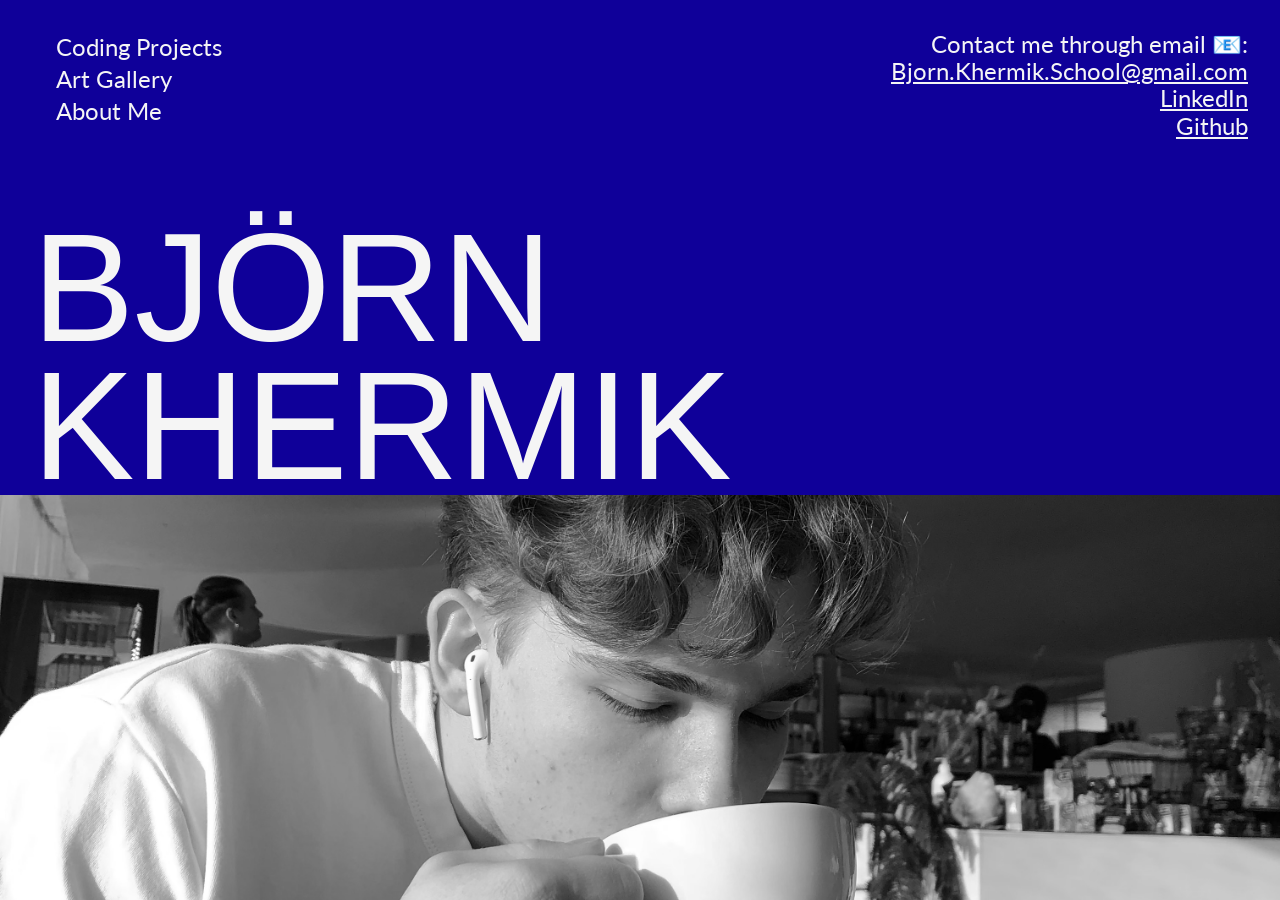
<file: index.html>
<!DOCTYPE html>
<html lang="en">
<head>
    <meta charset="UTF-8">
    <link rel="stylesheet" href="index.css">
    <meta name="viewport" content="width=device-width, initial-scale=1.0">
    <title>Portfolio-website-vol1</title>
</head>
<body>
    <main>
        <section class="landing-page">
            <section class="top-section">
                <nav>
                    <div class="nav-left">
                        <a href="projects.html" class="nav-links">
                            <h3>Coding Projects</h3>
                        </a>
                        <a href="gallery.html" class="nav-links">
                            <h3>Art Gallery</h3>
                        </a>
                        <a href="about.html" class="nav-links">
                            <h3>About Me</h3>
                        </a>
                    </div>
                    <div class="nav-right">
                        <p>Contact me through email 📧:</p>
                        <p><a href="mailto:Bjorn.Khermik.school@gmail.com">Bjorn.Khermik.School@gmail.com</a></p>
                        <p><a href="https://www.linkedin.com/in/bj%C3%B6rn-k-325419140/" target="_blank">LinkedIn</a></p>
                        <p><a href="https://github.com/bjornkhermik10" target="_blank">Github</a></p>
                    </div>
                </nav>
                <section class="heading">
                    <h1>
                        BJÖRN KHERMIK
                    </h1>
                </section>
            </section>

            <section class="bottom-section">
                <img src="images/photo-portfolio-header.jpeg" alt="photo of me drinking coffee from a white cup">    
            </section>
        </section>
    </main>
</body>
</html>
</file>
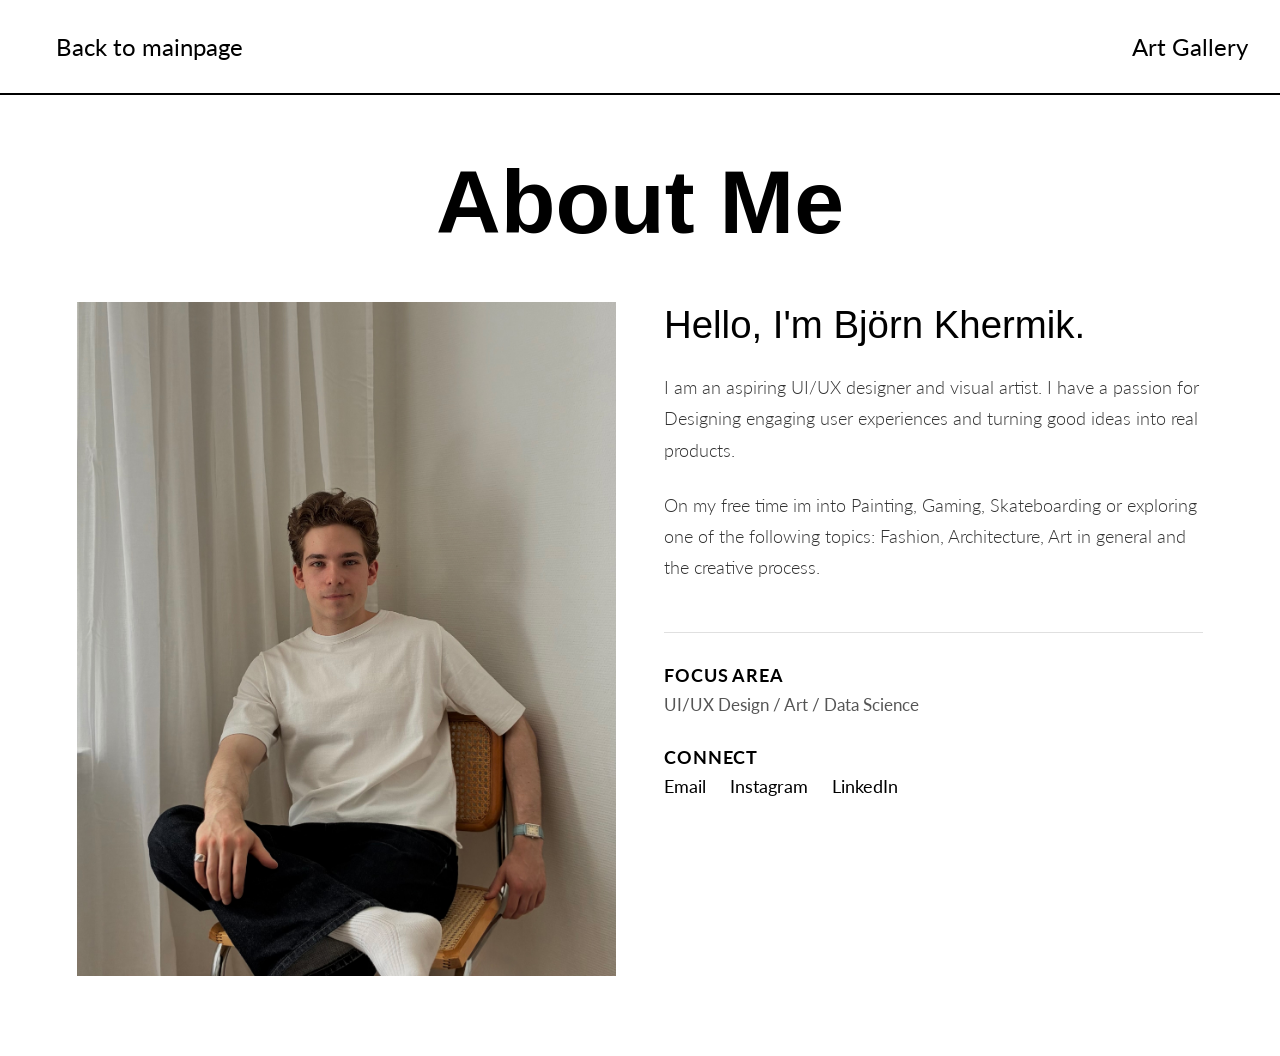
<file: about.html>
<!DOCTYPE html>
<html lang="en">
<head>
    <meta charset="UTF-8">
    <meta name="viewport" content="width=device-width, initial-scale=1.0">
    <link rel="stylesheet" href="about.css">
    <title>Portfolio - About Me</title>
</head>
<body>
    <main class="about-page">
        <section class="projects-top-section">
            <nav>
                <div class="p-nav-left">
                    <a href="index.html" class="nav-links">
                        <h3>Back to mainpage</h3>
                    </a>
                </div>
                <div class="p-nav-right">
                    <p><a href="gallery.html">Art Gallery</a></p>
                </div>
            </nav>
            <hr class="section-divider">
        </section>

        <h1 class="about-heading">About Me</h1>

        <section class="about-content">
            <div class="about-image-container">
                <img src="images/me.jpg" alt="Profile photo" class="about-image">
            </div>

            <div class="about-text-container">
                <h2 class="about-subheading">Hello, I'm Björn Khermik.</h2>
                
                <p class="about-bio">
                    I am an aspiring UI/UX designer and visual artist.  I have a passion for Designing engaging user experiences and turning good ideas into real products.
                </p>

                <p class="about-bio">
                    On my free time im into Painting, Gaming, Skateboarding or exploring one of the following topics: Fashion, Architecture, Art in general and the creative process.
                </p>

                <div class="about-details">
                    <div class="detail-group">
                        <h3>Focus Area</h3>
                        <p>UI/UX Design / Art / Data Science</p>
                    </div>

                    <div class="detail-group">
                        <h3>Connect</h3>
                        <ul class="social-links">
                            <li><a href="mailto:Bjorn.Khermik.school@gmail.com">Email</a></li>
                            <li><a href="https://www.instagram.com/bjorn.khermik/" target="_blank">Instagram</a></li>
                            <li><a href="https://www.linkedin.com/in/bj%C3%B6rn-k-325419140/" target="_blank">LinkedIn</a></li>
                        </ul>
                    </div>
                </div>
            </div>
        </section>
    </main>
</body>
</html>
</file>
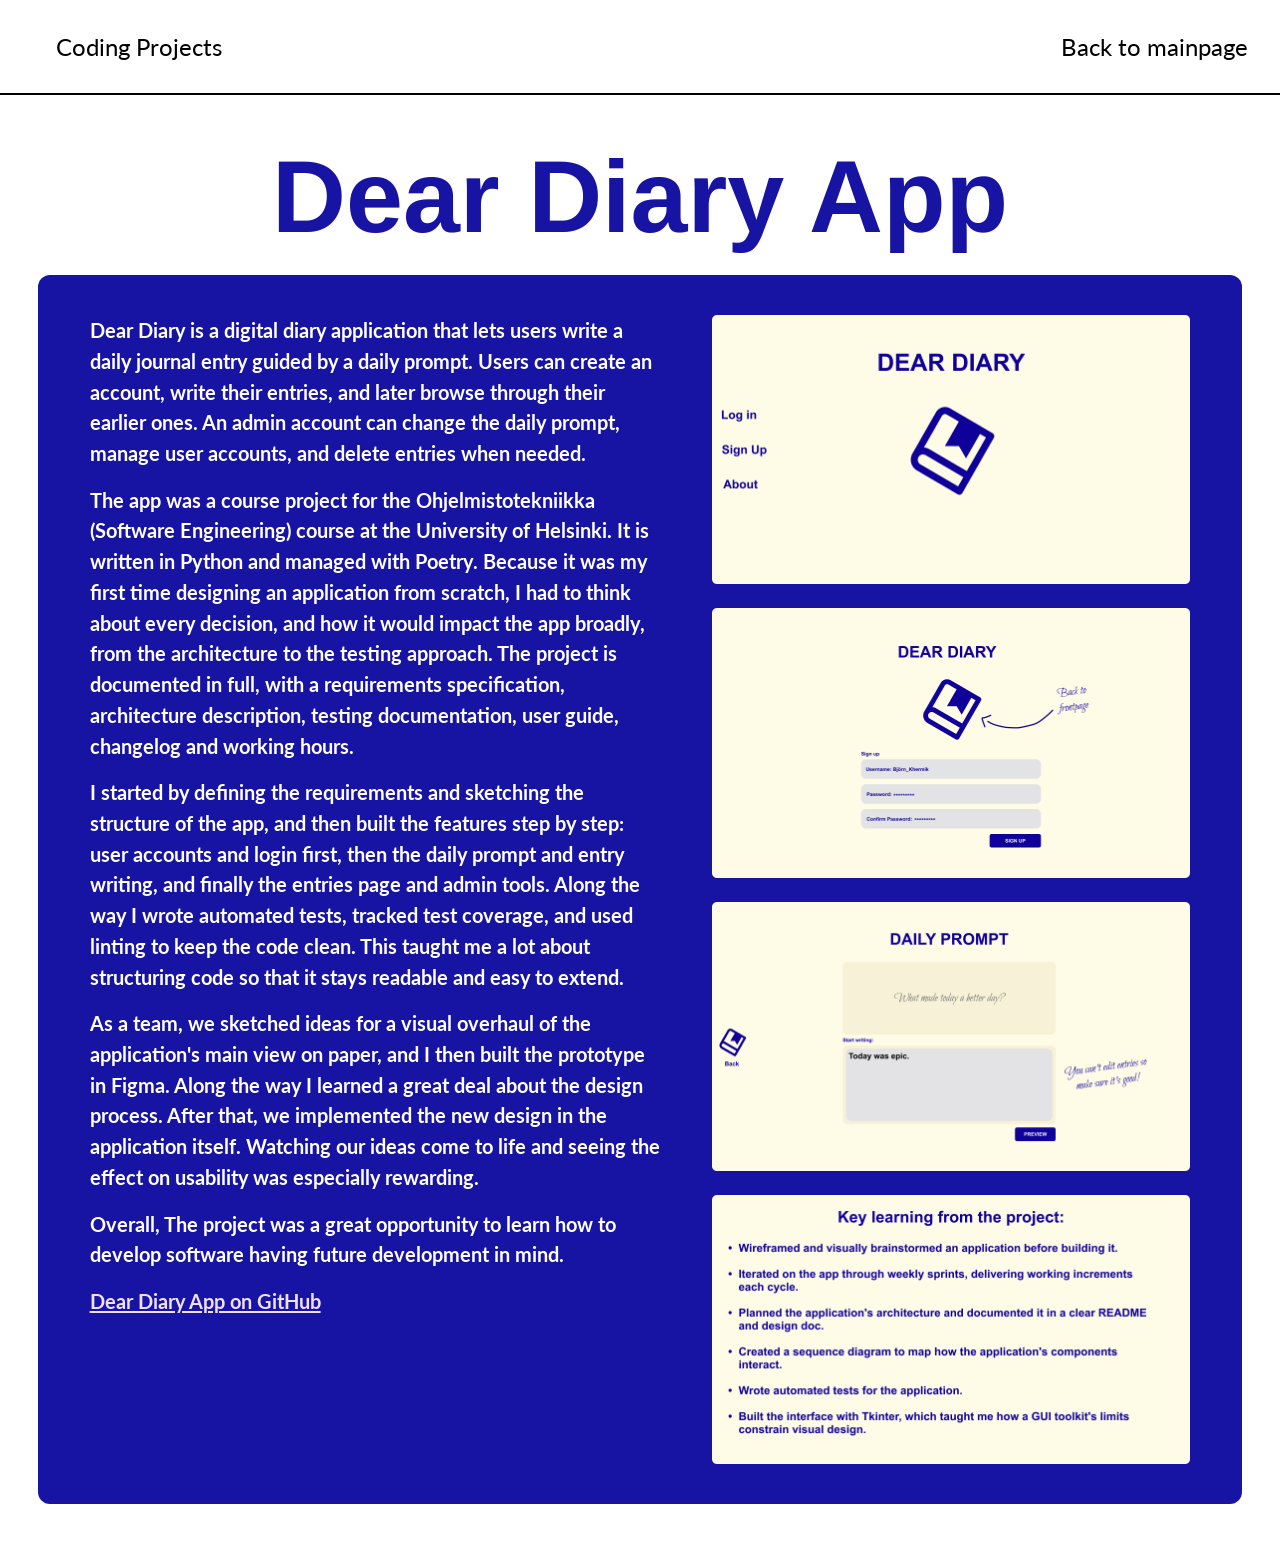
<file: project-details-01.html>
<!DOCTYPE html>
<html lang="en">
<head>
    <meta charset="UTF-8">
    <link rel="stylesheet" href="project-pages.css">
    <meta name="viewport" content="width=device-width, initial-scale=1.0">
    <title>Portfolio - Projects</title>
</head>
<body>
    <main class="projects-page project-details-page project-details-page--dear-diary">
        <section class="projects-top-section">
            <nav>
                <div class="p-nav-left">
                    <a href="projects.html" class="nav-links">
                        <h3>Coding Projects</h3>
                    </a>
                </div>
                <div class="p-nav-right">
                    <p><a href="index.html">Back to mainpage</a></p>
                </div>
            </nav>
            <hr class="section-divider">
        </section>
        
        <section class="projects-heading project-details-heading project-details-heading--centered">
            <h1>Dear Diary App</h1>
        </section>

        <div class="project-details-layout">
            <section class="project-details-description">
                <p style="color: #FFFFFF;">Dear Diary is a digital diary application that lets users write a daily journal entry guided by a daily prompt. Users can create an account, write their entries, and later browse through their earlier ones. An admin account can change the daily prompt, manage user accounts, and delete entries when needed.</p>
                <p style="color: #FFFFFF;">The app was a course project for the Ohjelmistotekniikka (Software Engineering) course at the University of Helsinki. It is written in Python and managed with Poetry. Because it was my first time designing an application from scratch, I had to think about every decision, and how it would impact the app broadly, from the architecture to the testing approach. The project is documented in full, with a requirements specification, architecture description, testing documentation, user guide, changelog and working hours.</p>
                <p style="color: #FFFFFF;">I started by defining the requirements and sketching the structure of the app, and then built the features step by step: user accounts and login first, then the daily prompt and entry writing, and finally the entries page and admin tools. Along the way I wrote automated tests, tracked test coverage, and used linting to keep the code clean. This taught me a lot about structuring code so that it stays readable and easy to extend.</p>
                <p style="color: #FFFFFF;">As a team, we sketched ideas for a visual overhaul of the application's main view on paper, and I then built the prototype in Figma. Along the way I learned a great deal about the design process. After that, we implemented the new design in the application itself. Watching our ideas come to life and seeing the effect on usability was especially rewarding.</p>
                <p style="color: #FFFFFF;">Overall, The project was a great opportunity to learn how to develop software having future development in mind.</p>
                <a href="https://github.com/BjornKhermik10/Dear_Diary_App">Dear Diary App on GitHub</a>
            </section>

            <section class="project-pics">
                <img src="images/ddr_ss_1.png" alt="Dear Diary App screenshot showing the main page, with login, signup and about buttons ">
                <img src="images/ddr_ss_2.png" alt="Dear Diary App screenshot showing login screen, with name password and password confirmation fields and a signup button.">
                <img src="images/ddr_ss_3.png" alt="Dear Diary App screenshot showing the daily promt page, with a text field for writing and a submit button with the daily quote/question above these.">
                <img src="images/ddr_ss_4.png" alt="Dear Diary App Learned to wire frame and visually brainstorm an application.
                                            Learned to iterate an app through weekly sprints.
                                            Learned to plan the architecture of an application and explain these in a coherent readme and design doc.
                                            Learned to create automatic tests for an application.
                                            Learned make a sequence graph
                                            Unfortunately learned about using Tkinter for the visual restraining the visual side of the application.">
            </section>
        </div>
    </main>

</body>
</html>
</file>
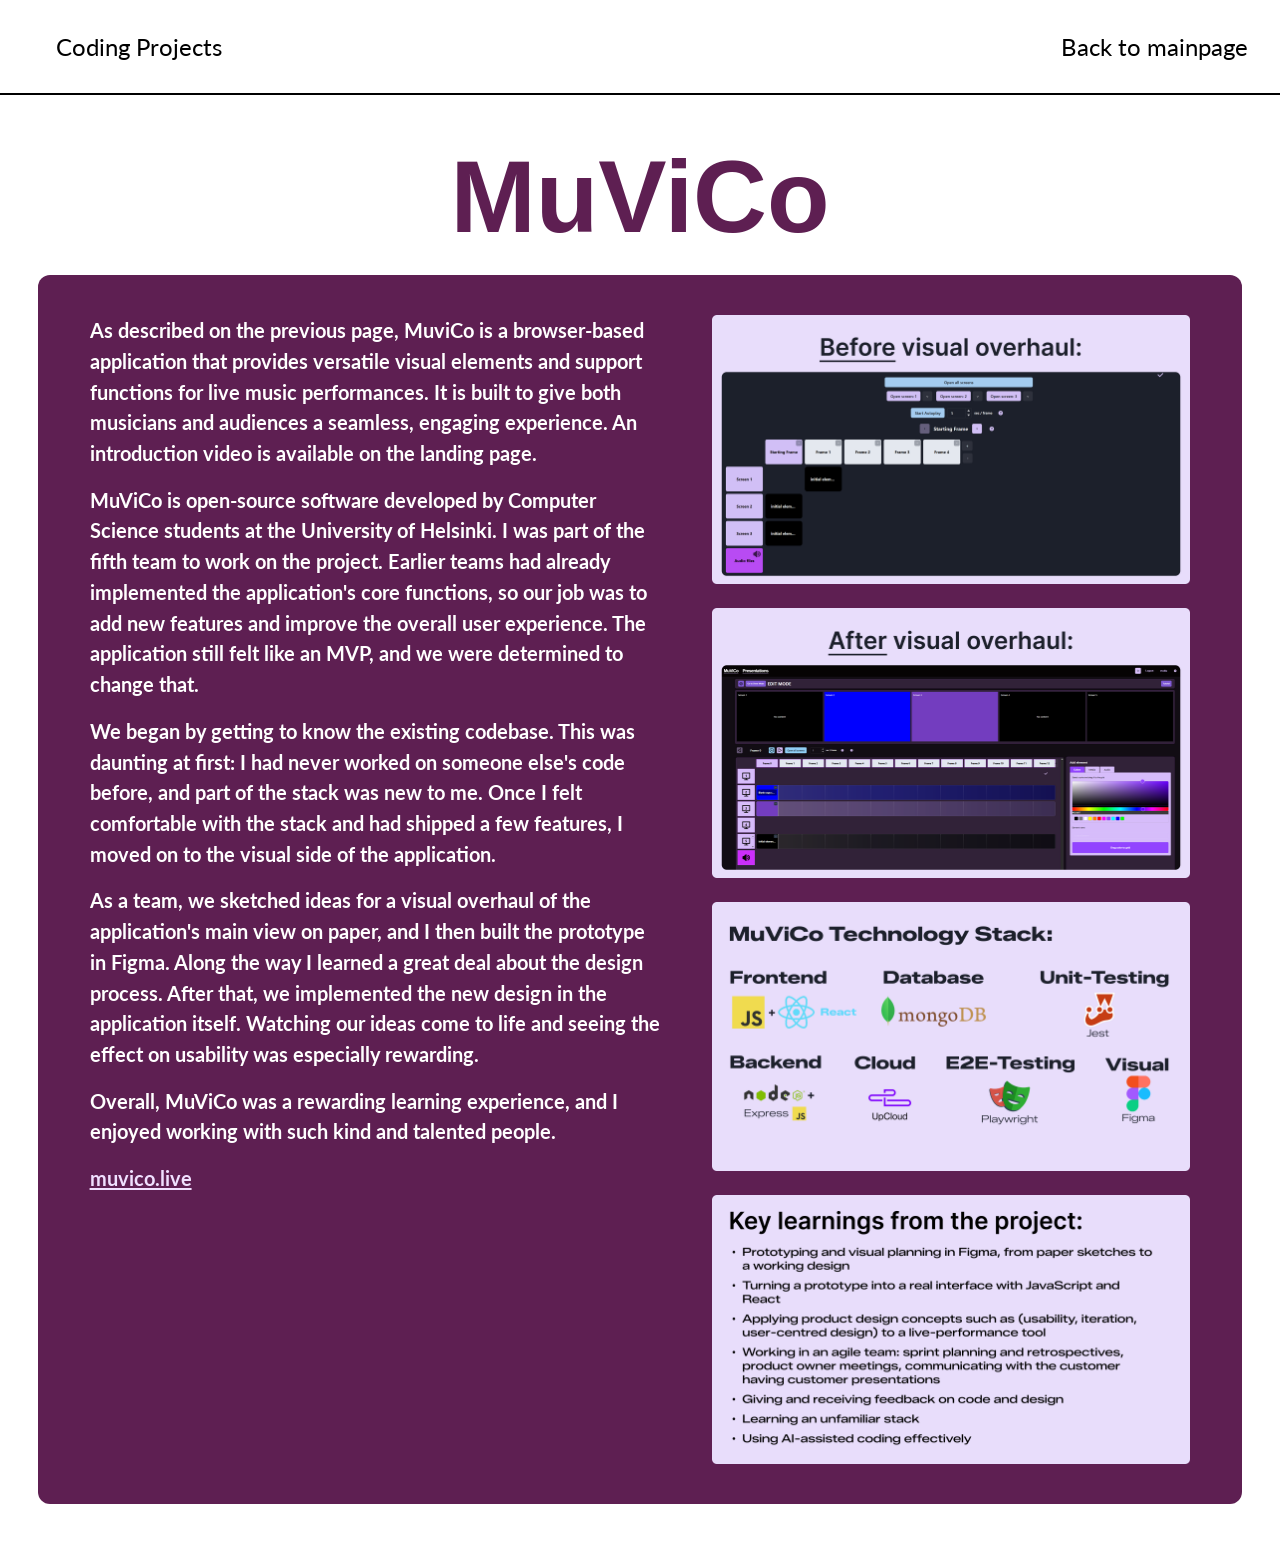
<file: project-details-02.html>
<!DOCTYPE html>
<html lang="en">
<head>
    <meta charset="UTF-8">
    <link rel="stylesheet" href="project-pages.css">
    <meta name="viewport" content="width=device-width, initial-scale=1.0">
    <title>Portfolio - Projects</title>
</head>
<body>
    <main class="projects-page project-details-page project-details-page--muvico">
        <section class="projects-top-section">
            <nav>
                <div class="p-nav-left">
                    <a href="projects.html" class="nav-links">
                        <h3>Coding Projects</h3>
                    </a>
                </div>
                <div class="p-nav-right">
                    <p><a href="index.html">Back to mainpage</a></p>
                </div>
            </nav>
            <hr class="section-divider">
        </section>
        
        <section class="projects-heading project-details-heading project-details-heading--centered">
            <h1>MuViCo</h1>
        </section>

        <div class="project-details-layout">
            <section class="project-details-description">
                <p style="color: #FFFFFF;">As described on the previous page, MuviCo is a browser-based application that provides versatile visual elements and support functions for live music performances. It is built to give both musicians and audiences a seamless, engaging experience. An introduction video is available on the landing page. </p>
                <p style="color: #FFFFFF;">MuViCo is open-source software developed by Computer Science students at the University of Helsinki. I was part of the fifth team to work on the project. Earlier teams had already implemented the application's core functions, so our job was to add new features and improve the overall user experience. The application still felt like an MVP, and we were determined to change that.</p>
                <p style="color: #FFFFFF;">We began by getting to know the existing codebase. This was daunting at first: I had never worked on someone else's code before, and part of the stack was new to me. Once I felt comfortable with the stack and had shipped a few features, I moved on to the visual side of the application.</p>
                <p style="color: #FFFFFF;">As a team, we sketched ideas for a visual overhaul of the application's main view on paper, and I then built the prototype in Figma. Along the way I learned a great deal about the design process. After that, we implemented the new design in the application itself. Watching our ideas come to life and seeing the effect on usability was especially rewarding.</p>
                <p style="color: #FFFFFF;">Overall, MuViCo was a rewarding learning experience, and I enjoyed working with such kind and talented people.</p>
                <a href="https://muvico.live/">muvico.live</a>
            </section>

            <section class="project-pics">
                <img src="images/muvico-screenshot-1.png" alt="MuViCo screenshot showing before visual overhaul of the app.">
                <img src="images/muvico-screenshot-2.png" alt="MuViCo screenshot showing after visual overhaul of the app.">
                <img src="images/muvico-screenshot-3.png" alt="MuViCo screenshot muvico tech stack, frontend (JS+react), backend (node.js+express), database (MongoDB), Unit-testing (Jest), Cloud (Upcloud), E2E testing (Playwright), Visual (Figma).">
                <img src="images/muvico-screenshot-4.png" alt="MuViCo screenshot Key learning points from the project: Prototyping and visual planning in Figma, from paper sketches to a working designs
                            Turning a prototype into a real interface with JavaScript and React.
                            Applying product design concepts such as (usability, iteration, user-centred design) to a live-performance tool.
                            Working in an agile team: sprint planning and retrospectives, product owner meetings, communicating with the customer having customer presentations.
                            Giving and receiving feedback on code and design.
                            Learning an unfamiliar stack.
                            Using AI-assisted coding effectively.">
            </section>
        </div>
    </main>

</body>
</html>
</file>
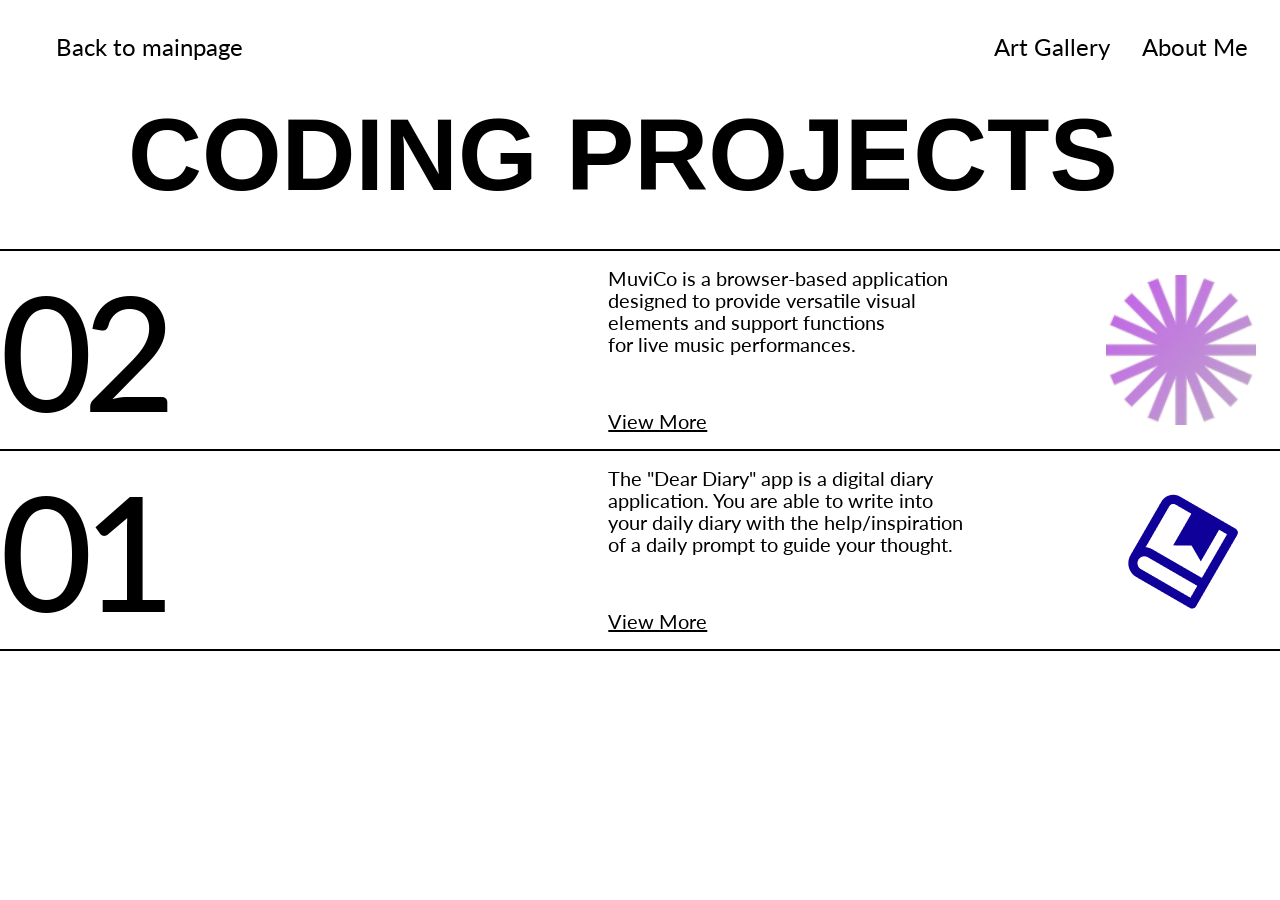
<file: projects.html>
<!DOCTYPE html>
<html lang="en">
<head>
    <meta charset="UTF-8">
    <link rel="stylesheet" href="project-pages.css">
    <link rel="stylesheet" href="projects.css">
    <meta name="viewport" content="width=device-width, initial-scale=1.0">
    <title>Portfolio - Projects</title>
</head>
<body>
    <main class="projects-page">
        <section class="projects-top-section">
            <nav>
                <div class="p-nav-left">
                    <a href="index.html" class="nav-links">
                        <h3>Back to mainpage</h3>
                    </a>
                </div>
                <div class="p-nav-right">
                    <p><a href="gallery.html">Art Gallery</a></p>
                    <p><a href="about.html">About Me</a></p>
                </div>
            </nav>

            <section class="projects-heading">
                <h1>CODING PROJECTS</h1>
            </section>
        </section>
        <hr class="section-divider section-divider--projects">
        <section class="projects-bottom-section">
            <div class="project-card">
                <div class="project-number">
                    <p>02</p>
                </div>
                <div class="project-description">
                    <p>MuviCo is a browser-based application designed to provide versatile visual elements and support functions for live music performances.</p>
                    <a href="project-details-02.html">View More</a>
                </div>
                <div class="project-image">
                    <img src="images/Project-02-img.png" alt="Project 02 Image">
                </div>
            </div>
                <div class="project-card">
                <div class="project-number">
                    <p>01</p>
                </div>
                <div class="project-description">
                    <p>The "Dear Diary" app is a digital diary application. You are able to write into your daily diary with the help/inspiration of a daily prompt to guide your thought.</p>
                    <a href="project-details-01.html">View More</a>
                </div>
                <div class="project-image">
                    <img src="images/Project-01-img.png" alt="Project 01 Image">
                </div>
            </div>
        </section>
    </main>

</body>
</html>
</file>
<file: index.css>
@import url('https://fonts.googleapis.com/css2?family=Google+Sans:ital,opsz,wght@0,17..18,400..700;1,17..18,400..700&family=Lato:ital,wght@0,100;0,300;0,400;0,700;0,900;1,100;1,300;1,400;1,700;1,900&display=swap');

/* ==========================================
   1. RESET & FONTS
   ========================================== */
* {
    padding: 0;
    margin: 0;
    box-sizing: border-box;
}

h1, h2, span {
    font-family: "Google Sans", sans-serif;
}

h3, h4, p, a {
    font-family: "Lato", sans-serif;
}

/* ==========================================
   2. LANDING PAGE LAYOUT
   ========================================== */
.landing-page {
    height: 100vh;
    width: 100%;
    overflow: hidden;
    background-color: #0F0099;
    display: flex;
    flex-direction: column;
}

.top-section {
    height: 55%;
    width: 100%;
    background-color: #0F0099;
}

.bottom-section {
    height: 45%;
    width: 100%;
    flex: 1;
    min-height: 350px;
    overflow: hidden;
}

.bottom-section img {
    height: 100%;
    width: 100%;
    object-fit: cover;
    object-position: center;
    animation: landing-image-animation 2s cubic-bezier(0.165, .88, 0.44, 1) forwards;
}

/* ==========================================
   3. LANDING PAGE NAVIGATION
   ========================================== */
.top-section nav {
    height: 35%;
    width: 100%;
    background-color: #0F0099;
    display: flex;
    padding: 0 2rem;
}

.top-section nav .nav-left {
    height: 100%;
    width: 52%;
    background-color: #0F0099;
    display: flex;
    flex-direction: column;
    padding-top: 2rem;
    gap: 0.2rem;
    color: whitesmoke;
    animation: landing-para-animation 2s ease-out;
}

/* Shared Nav Link Hover Effect */
.nav-links {
    text-decoration: none;
    cursor: pointer;
    position: relative;
    display: flex;
    width: fit-content;
    align-items: center;
    gap: 1.5rem;
}

.nav-links::before {
    content: "";
    height: 4px;
    width: 0vw;
    top: 0%;
    transition: width 0.6s ease-out;
    background-color: whitesmoke;
}

.nav-links:hover::before {
    width: 1.5vw;
    transform-origin: left;
}

.nav-links h3 {
    font-size: 1.5rem;
    color: whitesmoke;
    font-weight: 400;
    text-decoration: none;
}

.top-section nav .nav-right {
    height: 100%;
    width: 48%;
    background-color: #0F0099;
    display: flex;
    flex-direction: column;
    align-items: flex-end;
    padding-top: 2rem;
    gap: 0.2rem;
}

.top-section nav .nav-right p {
    color: whitesmoke;
    font-size: 1.5rem;
    margin: 0;
    line-height: 1;
    animation: landing-para-animation 3s ease-out;
}

.top-section nav .nav-right a {
    color: whitesmoke;
    font-size: 1.5rem;
    animation: landing-para-animation 2s ease-out;
}

.top-section .heading {
    height: 65%;
    width: 100%;
    display: flex;
    align-items: end;
    overflow: hidden;
    padding-left: 2rem;
}

.top-section .heading h1 {
    font-size: clamp(4rem, 12vw, 12rem);
    color: whitesmoke;
    font-weight: 500;
    line-height: 0.9;
    animation: landing-text-animation 2s cubic-bezier(0.075, 0.82, 0.165, 1);
}

/* ==========================================
   4. KEYFRAME ANIMATIONS
   ========================================== */
@keyframes landing-para-animation {
    from { opacity: 0; }
    to { opacity: 1; }
}

@keyframes landing-text-animation {
    from { transform: translateY(120%); }
    to { transform: translateY(0); }
}

@keyframes landing-image-animation {
    from { scale: 1.8; }
    to { scale: 1; }
}

/* ==========================================
   5. RESPONSIVE MEDIA QUERIES
   ========================================== */
@media (max-width: 768px) {
  .landing-page {
      height: auto;
      min-height: 100vh;
      overflow-y: auto;
  }

  .top-section {
      height: auto;
      padding-bottom: 2rem;
  }

  .top-section nav {
      flex-direction: column;
      height: auto;
      padding: 1.5rem 1.5rem 0 1.5rem;
      gap: 1.5rem;
  }

  .top-section nav .nav-left,
  .top-section nav .nav-right {
      width: 100%;
      height: auto;
      padding-top: 0;
  }

  .top-section nav .nav-right {
      align-items: flex-start;
  }

  .top-section .heading {
      height: auto;
      padding: 2rem 1.5rem 0 1.5rem;
  }

  .top-section .heading h1 {
      font-size: clamp(3.5rem, 12vw, 6rem);
      line-height: 1;
  }

  .nav-links:hover::before {
      width: 2rem;
  }

  .bottom-section {
      height: 350px;
  }
}
</file>
<file: about.css>
@import url('https://fonts.googleapis.com/css2?family=Google+Sans:ital,opsz,wght@0,17..18,400..700;1,17..18,400..700&family=Lato:ital,wght@0,100;0,300;0,400;0,700;0,900;1,100;1,300;1,400;1,700;1,900&display=swap');

/* ==========================================
   1. RESET & FONTS
   ========================================== */
* {
    padding: 0;
    margin: 0;
    box-sizing: border-box;
}

h1, h2, span {
    font-family: "Google Sans", sans-serif;
}

h3, h4, p, a, li {
    font-family: "Lato", sans-serif;
}

/* ==========================================
   2. NAVIGATION
   ========================================== */
.about-page {
    min-height: 100vh;
    width: 100%;
    background-color: white;
}

.projects-top-section {
    width: 100%;
    padding-bottom: 2rem;
    background-color: white;
}

.projects-top-section nav {
    width: 100%;
    display: flex;
    justify-content: space-between;
    align-items: center;
    padding: 2rem 2rem 0 2rem;
}

.p-nav-left {
    display: flex;
    align-items: center;
    animation: fade-in 2s ease-out;
}

.nav-links {
    text-decoration: none;
    cursor: pointer;
    position: relative;
    display: flex;
    width: fit-content;
    align-items: center;
    gap: 1.5rem;
}

.nav-links::before {
    content: "";
    height: 4px;
    width: 0vw;
    top: 0%;
    transition: width 0.6s ease-out;
    background-color: black;
}

.nav-links:hover::before {
    width: 1.5vw;
    transform-origin: left;
}

.nav-links h3 {
    font-size: 1.5rem;
    color: black;
    font-weight: 400;
}

.p-nav-right {
    display: flex;
    align-items: center;
    gap: 2rem;
}

.p-nav-right p a {
    color: black;
    font-size: 1.5rem;
    text-decoration: none;
    animation: fade-in 2s ease-out;
}

.p-nav-right p a:hover {
    text-decoration: underline;
}

.section-divider {
    border: 1px solid black;
    margin: 2rem 0 0;
}

/* ==========================================
   3. HEADING
   ========================================== */
.about-heading {
    text-align: center;
    font-size: clamp(3rem, 7vw, 6rem);
    font-weight: 600;
    color: black;
    padding: 1.5rem 2rem 2rem;
}

/* ==========================================
   4. ABOUT CONTENT GRID
   ========================================== */
.about-content {
    display: grid;
    grid-template-columns: 1fr 1fr;
    gap: 3rem;
    padding: 1rem clamp(1rem, 6vw, 6rem) 5rem;
    max-width: 1400px;
    margin: 0 auto;
    align-items: start;
}

.about-image-container {
    width: 100%;
    aspect-ratio: 4 / 5;
    background-color: #f4f4f4;
}

.about-image {
    width: 100%;
    height: 100%;
    object-fit: cover;
    display: block;
}

.about-text-container {
    display: flex;
    flex-direction: column;
    gap: 1.5rem;
}

.about-subheading {
    font-size: clamp(1.75rem, 3vw, 2.5rem);
    font-weight: 500;
    color: black;
    line-height: 1.2;
}

.about-bio {
    font-size: 1.15rem;
    line-height: 1.7;
    color: #333333;
    font-weight: 300;
}

.about-details {
    margin-top: 1.5rem;
    display: flex;
    flex-direction: column;
    gap: 2rem;
    border-top: 1px solid #e0e0e0;
    padding-top: 2rem;
}

.detail-group h3 {
    font-size: 1.1rem;
    font-weight: 700;
    text-transform: uppercase;
    letter-spacing: 0.05em;
    margin-bottom: 0.5rem;
}

.detail-group p {
    font-size: 1.05rem;
    color: #555555;
}

.social-links {
    list-style: none;
    display: flex;
    gap: 1.5rem;
}

.social-links a {
    font-size: 1.1rem;
    color: black;
    text-decoration: none;
    transition: opacity 0.3s ease;
}

.social-links a:hover {
    text-decoration: underline;
    opacity: 0.7;
}

/* ==========================================
   5. KEYFRAME ANIMATIONS
   ========================================== */
@keyframes fade-in {
    from { opacity: 0; }
    to { opacity: 1; }
}

/* ==========================================
   6. RESPONSIVE MEDIA QUERIES
   ========================================== */
@media (max-width: 868px) {
    .about-content {
        grid-template-columns: 1fr;
        gap: 2.5rem;
    }
}

@media (max-width: 768px) {
    .projects-top-section nav {
        flex-direction: column;
        align-items: flex-start;
        gap: 1.5rem;
        padding: 1.5rem 1.5rem 0 1.5rem;
    }

    .about-heading {
        padding: 1.5rem 1.5rem 1rem;
    }
}
</file>
<file: project-pages.css>
@import url('https://fonts.googleapis.com/css2?family=Google+Sans:ital,opsz,wght@0,17..18,400..700;1,17..18,400..700&family=Lato:ital,wght@0,100;0,300;0,400;0,700;0,900;1,100;1,300;1,400;1,700;1,900&display=swap');

/* ==========================================
   1. RESET & FONTS
   ========================================== */
* {
    padding: 0;
    margin: 0;
    box-sizing: border-box;
}

h1, h2, span {
    font-family: "Google Sans", sans-serif;
}

h3, h4, p, a {
    font-family: "Lato", sans-serif;
}

/* ==========================================
   2. PROJECT PAGE LAYOUT & NAVIGATION
   ========================================== */
.projects-page {
    min-height: 100vh;
    width: 100%;
    background-color: white;
}

.projects-top-section {
    width: 100%;
    padding-bottom: 2rem;
    background-color: white;
}

.projects-top-section nav {
    width: 100%;
    display: flex;
    justify-content: space-between;
    align-items: center;
    padding: 2rem 2rem 0 2rem;
}

.p-nav-left {
    display: flex;
    align-items: center;
    animation: fade-in 2s ease-out;
}

.nav-links {
    text-decoration: none;
    cursor: pointer;
    position: relative;
    display: flex;
    width: fit-content;
    align-items: center;
    gap: 1.5rem;
}

.nav-links::before {
    content: "";
    height: 4px;
    width: 0vw;
    top: 0%;
    transition: width 0.6s ease-out;
    background-color: black;
}

.nav-links:hover::before {
    width: 1.5vw;
    transform-origin: left;
}

.nav-links h3 {
    font-size: 1.5rem;
    color: black;
    font-weight: 400;
}

.p-nav-right {
    display: flex;
    align-items: center;
    gap: 2rem;
}

.p-nav-right p a {
    color: black;
    font-size: 1.5rem;
    text-decoration: none;
    animation: fade-in 2s ease-out;
}

.p-nav-right p a:hover {
    text-decoration: underline;
}

/* ==========================================
   3. PROJECT HEADINGS & DIVIDERS
   ========================================== */
.projects-heading {
    width: 100%;
    padding: 3rem 2rem 0 8rem;
}

.projects-heading h1 {
    font-size: clamp(3.5rem, 8vw, 7rem);
    color: black;
    font-weight: 600;
    line-height: 0.9;
    animation: projects-text-animation 4s cubic-bezier(0.075, 0.82, 0.165, 1);
}

.project-details-heading--centered h1 {
    text-align: center;
}

.project-details-heading--centered {
    padding: 1.5rem 2rem 0;
}

.section-divider {
    border: 1px solid black;
    margin: 2rem 0 0;
}

.section-divider--projects {
    margin-top: 1rem;
}

/* ==========================================
   4. PROJECT DETAILS LAYOUT (text left, 4 stacked pictures right)
   ========================================== */
.project-details-layout {
    display: grid;
    grid-template-columns: 1.2fr 1fr;      /* text | pictures */
    gap: 3rem;
    width: auto;
    max-width: none;
    margin: 2rem clamp(1rem, 3vw, 3rem) 3rem;
    padding: 2.5rem clamp(1.5rem, 4vw, 5rem);
    align-items: start;                    /* required for the sticky text to work */

    background-color: var(--project-background-color, #5e1f52);
    border-radius: 12px;
}

.project-details-page--dear-diary {
    --project-background-color: #1714a3;
}

.project-details-page--muvico {
    --project-background-color: #5e1f52;
}

.project-details-heading h1 {
    color: var(--project-background-color, #5e1f52);
}

.project-details-description {
    color: #f0e0ff;
    font-size: clamp(1.25rem, 1.6vw, 1.9rem);
    font-weight: 700;
    line-height: 1.5;
    text-align: left;
}

.project-details-description p {
    margin-bottom: 1rem;
}

.project-details-description a {
    color: #f0e0ff;
    text-decoration: underline;
}

.project-details-description a:visited {
    color: #f0e0ff;
}

.project-details-description a:hover {
    color: white;
}

.project-pics {
    display: flex;
    flex-direction: column;                /* four images stacked */
    gap: 1.5rem;
}

.project-pics img {
    width: 100%;
    height: auto;
    display: block;
    aspect-ratio: 16 / 9;                  /* match your real image ratio */
    object-fit: contain;
}

/* ==========================================
   5. KEYFRAME ANIMATIONS
   ========================================== */
@keyframes fade-in {
    from { opacity: 0; }
    to { opacity: 1; }
}

@keyframes projects-text-animation {
    from {
        opacity: 0;
        transform: translateY(60%);
    }
    to {
        opacity: 1;
        transform: translateY(0);
    }
}

/* ==========================================
   6. RESPONSIVE MEDIA QUERIES
   ========================================== */
@media (max-width: 768px) {
    .projects-top-section nav {
        flex-direction: column;
        align-items: flex-start;
        gap: 1.5rem;
        padding: 1.5rem 1.5rem 0 1.5rem;
    }

    .projects-heading {
        padding: 2rem 1.5rem 0 1.5rem;
    }

    .project-details-heading--centered {
        padding: 1.5rem 1.5rem 0;
    }

    /* Stack text above pictures */
    .project-details-layout {
        grid-template-columns: 1fr;
        padding: 1.5rem;
    }

    .project-details-description {
        position: static;                  /* sticky makes no sense when stacked */
    }
}
</file>
<file: projects.css>
.projects-bottom-section {
    display: flex;
    flex-direction: column;
    background-color: white;
}

.project-card {
    display: flex;
    width: 100%;
    height: 200px;
    background-color: white;
    border-bottom: 2px solid black;
    animation: fade-in 2s ease-out;
}

.project-number {
    display: flex;
    align-items: center;
    width: 55%;
    height: 100%;
}

.project-number p {
    font-size: 10rem;
    line-height: 0.7;
    font-weight: 450;
    letter-spacing: -0.6rem;
}

.project-description {
    display: flex;
    flex-direction: column;
    justify-content: space-between;
    width: 45%;
    height: 100%;
    padding: 1rem 0;
}

.project-description p {
    max-width: 75%;
    max-height: 150px;
    overflow: hidden;
    font-size: 1.25rem;
    line-height: 1.1;
    text-wrap: balance;
}

.project-description a {
    width: fit-content;
    color: black;
    font-size: 1.25rem;
    font-weight: 400;
    text-decoration: underline;
    cursor: pointer;
}

.project-image {
    display: flex;
    align-items: center;
    justify-content: center;
    height: 100%;
    padding-right: 1.5rem;
}

.project-image img {
    width: 150px;
    border-radius: 0.5rem;
}
</file>
